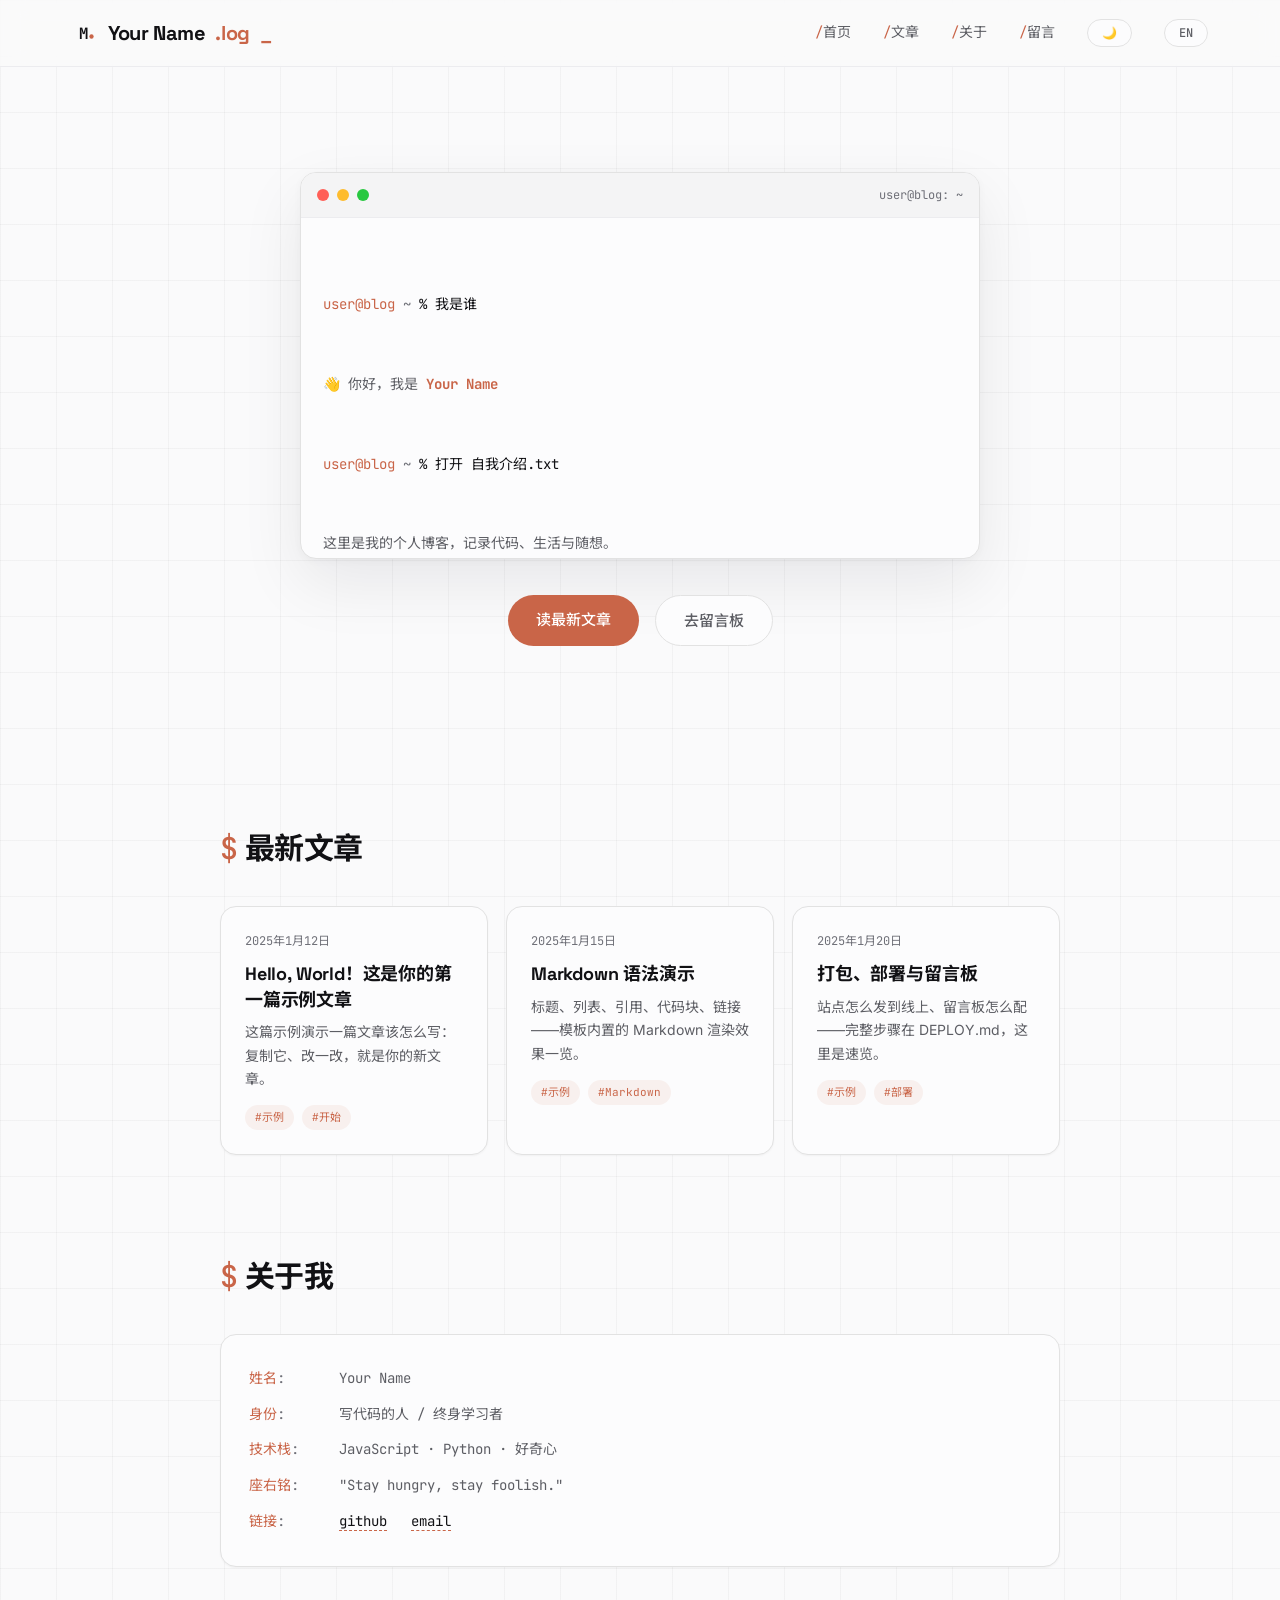
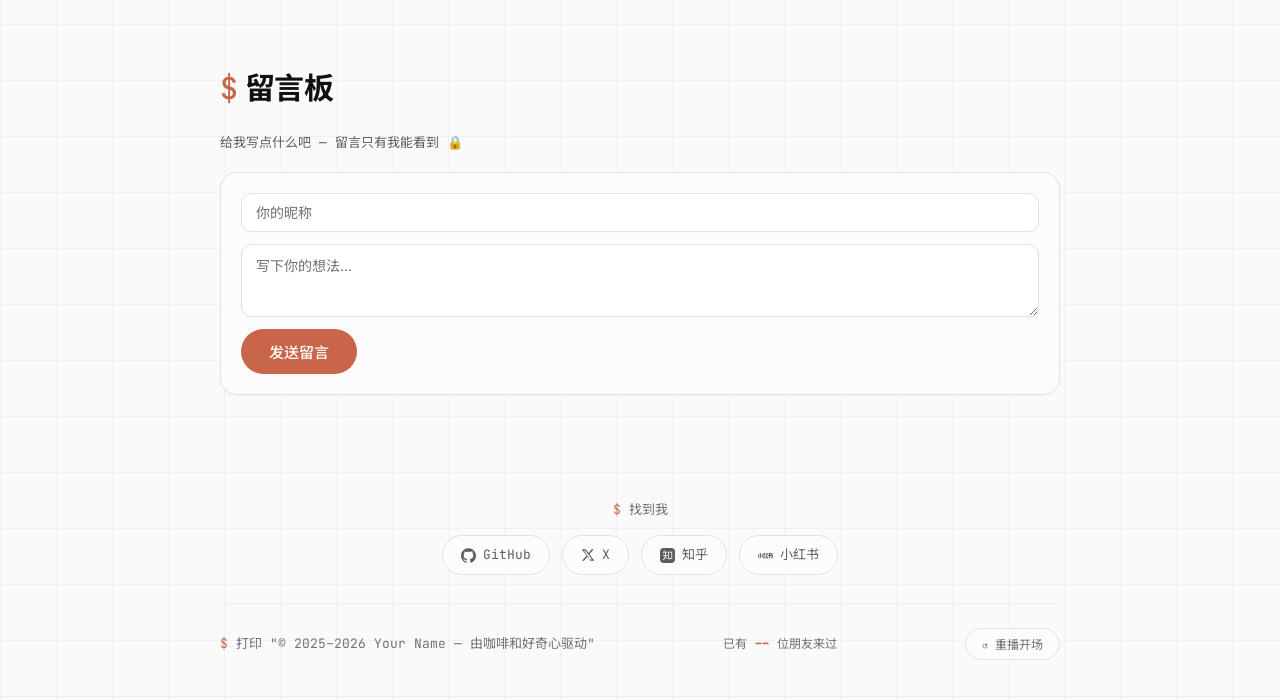
<file: index.html>
<!DOCTYPE html>
<html lang="zh-CN">
<head>
<meta charset="UTF-8">
<meta name="viewport" content="width=device-width, initial-scale=1.0">
<title>MyBlog — 个人博客</title>
<meta name="description" content="我的个人博客：代码、生活与随想。">
<meta name="theme-color" id="meta-theme" content="#FAFAFB">
<meta property="og:title" content="MyBlog — 个人博客">
<meta property="og:description" content="我的个人博客：代码、生活与随想。">
<meta property="og:type" content="website">
<meta property="og:site_name" content="MyBlog">
<meta name="twitter:card" content="summary">
<meta name="twitter:title" content="MyBlog — 个人博客">
<meta name="twitter:description" content="我的个人博客：代码、生活与随想。">
<link rel="canonical" href="https://your-domain.com/">
<meta property="og:url" content="https://your-domain.com/">
<script>
/* 先定好主题再渲染，避免深色用户首屏闪白（手动选择优先，否则跟随系统） */
(function () {
  var t = null;
  try { t = localStorage.getItem('theme'); } catch (e) {}
  if (t !== 'light' && t !== 'dark') {
    t = (window.matchMedia && matchMedia('(prefers-color-scheme: dark)').matches) ? 'dark' : 'light';
  }
  document.documentElement.setAttribute('data-theme', t);
  var meta = document.getElementById('meta-theme');
  if (meta) meta.setAttribute('content', t === 'dark' ? '#101014' : '#FAFAFB');
})();
</script>
<!-- 字体走国内镜像（fonts.googleapis.com 大陆不可达） -->
<link rel="preconnect" href="https://fonts.loli.net">
<link rel="preconnect" href="https://gstatic.loli.net" crossorigin>
<link href="https://fonts.loli.net/css2?family=JetBrains+Mono:ital,wght@0,400;0,500;0,700;1,400&family=Inter:wght@400;500;600&family=Space+Grotesk:wght@500;600;700&family=Noto+Sans+SC:wght@400;500;700&display=swap" rel="stylesheet">
<link rel="stylesheet" href="style.css">
<link rel="icon" type="image/svg+xml" href="logo.svg">
</head>
<body>

<!-- ══════════════ 开场动画：终端启动 → Logo 揭示 ══════════════ -->
<div id="intro" aria-hidden="true">
  <div class="intro-terminal">
    <div class="term-titlebar">
      <span class="term-dot red"></span>
      <span class="term-dot yellow"></span>
      <span class="term-dot green"></span>
      <span class="term-title">user@blog: ~</span>
    </div>
    <div class="term-body" id="intro-body"></div>
  </div>
  <div class="intro-logo">
    <svg class="logo-mark" viewBox="0 0 120 120" aria-hidden="true">
      <text class="lm-e" x="30" y="86" font-family="JetBrains Mono, monospace" font-size="72" font-weight="700" fill="currentColor">M</text>
      <circle class="lm-dot" cx="90" cy="76" r="10" fill="#C96548"/>
    </svg>
    <div class="logo-name" id="logo-name" aria-label="MyBlog"></div>
    <div class="logo-tag" data-i18n="intro.welcome">▸ 欢迎，随便看看。</div>
  </div>
  <div class="intro-skip" data-i18n="intro.skip">按 Esc 或点击任意处跳过 ▸▸</div>
</div>

<!-- ══════════════ 导航 ══════════════ -->
<header class="nav" id="nav">
  <a class="nav-brand" href="index.html">
    <svg class="brand-logo" viewBox="0 0 120 120" aria-hidden="true"><text x="30" y="86" font-family="JetBrains Mono, ui-monospace, monospace" font-size="72" font-weight="700">M</text><circle cx="90" cy="76" r="10"/></svg>Your Name<span class="tl">.log</span><span class="cursor-blink">_</span>
  </a>
  <nav class="nav-links">
    <a href="#home" class="nav-link nav-home"><span class="slash">/</span><span data-i18n="nav.home">首页</span></a>
    <a href="#posts" class="nav-link"><span class="slash">/</span><span data-i18n="nav.posts">文章</span></a>
    <a href="#about" class="nav-link"><span class="slash">/</span><span data-i18n="nav.about">关于</span></a>
    <a href="#guestbook" class="nav-link"><span class="slash">/</span><span data-i18n="nav.guestbook">留言</span></a>
    <button class="lang-toggle" id="theme-toggle" aria-label="切换深色 / 浅色">🌙</button>
    <button class="lang-toggle" id="lang-toggle" aria-label="切换语言 / switch language">EN</button>
  </nav>
</header>

<main>
  <!-- ══════════════ Hero：常驻终端窗口 ══════════════ -->
  <section class="hero" id="home">
    <div class="hero-terminal reveal">
      <div class="term-titlebar">
        <span class="term-dot red"></span>
        <span class="term-dot yellow"></span>
        <span class="term-dot green"></span>
        <span class="term-title">user@blog: ~</span>
      </div>
      <div class="term-body hero-term-body" id="hero-term">
        <p><span class="prompt">user@blog</span> <span class="path">~</span> % <span data-i18n="hero.cmd1">我是谁</span></p>
        <p class="output" data-i18n-html="hero.out1">👋 你好，我是 <strong>Your Name</strong></p>
        <p><span class="prompt">user@blog</span> <span class="path">~</span> % <span data-i18n="hero.cmd2">打开 自我介绍.txt</span></p>
        <p class="output" data-i18n-html="hero.out2">这里是我的个人博客，记录代码、生活与随想。</p>
        <p class="output dim" data-i18n="hero.hint">试试输入 help 再回车 ↵</p>
        <p class="term-input-line" id="term-input-line">
          <span class="prompt">user@blog</span> <span class="path">~</span> %&nbsp;<input id="term-input" type="text" autocomplete="off" autocapitalize="off" spellcheck="false" aria-label="terminal input">
        </p>
      </div>
    </div>
    <div class="hero-actions reveal">
      <a href="#posts" class="btn btn-primary" data-i18n="hero.btn1">读最新文章</a>
      <a href="#guestbook" class="btn btn-ghost" data-i18n="hero.btn2">去留言板</a>
    </div>
  </section>

  <!-- ══════════════ 文章列表 ══════════════ -->
  <section class="section" id="posts">
    <h2 class="section-title reveal"><span class="prompt">$</span> <span data-i18n="sec.posts">最新文章</span></h2>
    <div class="post-grid" id="post-grid"><!-- JS 渲染 --></div>
  </section>

  <!-- ══════════════ 关于 ══════════════ -->
  <section class="section" id="about">
    <h2 class="section-title reveal"><span class="prompt">$</span> <span data-i18n="sec.about">关于我</span></h2>
    <div class="about-card reveal">
      <p class="about-line"><span class="key" data-i18n="about.k.name">姓名</span><span class="val">Your Name</span></p>
      <p class="about-line"><span class="key" data-i18n="about.k.role">身份</span><span class="val" data-i18n="about.role">写代码的人 / 终身学习者</span></p>
      <p class="about-line"><span class="key" data-i18n="about.k.stack">技术栈</span><span class="val" data-i18n="about.stack">JavaScript · Python · 好奇心</span></p>
      <p class="about-line"><span class="key" data-i18n="about.k.motto">座右铭</span><span class="val">"Stay hungry, stay foolish."</span></p>
      <p class="about-line"><span class="key" data-i18n="about.k.links">链接</span><span class="val links">
        <a href="https://github.com" target="_blank" rel="noopener" data-site-link="github">github</a>
        <a href="mailto:hi@example.com" data-site-link="email">email</a>
      </span></p>
    </div>
  </section>

  <!-- ══════════════ 留言板：读者写 → 邮件直达博主 ══════════════ -->
  <section class="section" id="guestbook">
    <h2 class="section-title reveal"><span class="prompt">$</span> <span data-i18n="sec.guestbook">留言板</span></h2>
    <p class="gb-hint reveal" data-i18n="gb.hint">给我写点什么吧 — 留言只有我能看到 🔒</p>
    <form class="gb-form reveal" id="gb-form">
      <input type="text" id="gb-name" maxlength="20" data-i18n-ph="gb.namePh" placeholder="你的昵称" autocomplete="nickname">
      <textarea id="gb-msg" rows="3" maxlength="300" required data-i18n-ph="gb.msgPh" placeholder="写下你的想法…"></textarea>
      <!-- 蜜罐字段：对人隐藏，机器人会填 -->
      <input type="text" id="gb-website" name="website" tabindex="-1" autocomplete="off" aria-hidden="true" style="display:none">
      <button type="submit" class="btn btn-primary" data-i18n="gb.submit">发送留言</button>
    </form>
  </section>
</main>

<footer class="footer">
  <!-- 社交账号入口：把 href 改成你自己的账号链接 -->
  <div class="footer-social">
    <span class="social-label"><span class="prompt">$</span> <span data-i18n="footer.findme">找到我</span></span>
    <div class="social-links">
      <a class="social-btn" href="https://github.com/yourname" target="_blank" rel="noopener" aria-label="GitHub" data-site-link="github">
        <svg viewBox="0 0 24 24" width="15" height="15" fill="currentColor"><path d="M12 .297c-6.63 0-12 5.373-12 12 0 5.303 3.438 9.8 8.205 11.385.6.113.82-.258.82-.577 0-.285-.01-1.04-.015-2.04-3.338.724-4.042-1.61-4.042-1.61C4.422 18.07 3.633 17.7 3.633 17.7c-1.087-.744.084-.729.084-.729 1.205.084 1.838 1.236 1.838 1.236 1.07 1.835 2.809 1.305 3.495.998.108-.776.417-1.305.76-1.605-2.665-.3-5.466-1.332-5.466-5.93 0-1.31.465-2.38 1.235-3.22-.135-.303-.54-1.523.105-3.176 0 0 1.005-.322 3.3 1.23.96-.267 1.98-.399 3-.405 1.02.006 2.04.138 3 .405 2.28-1.552 3.285-1.23 3.285-1.23.645 1.653.24 2.873.12 3.176.765.84 1.23 1.91 1.23 3.22 0 4.61-2.805 5.625-5.475 5.92.42.36.81 1.096.81 2.22 0 1.606-.015 2.896-.015 3.286 0 .315.21.69.825.57C20.565 22.092 24 17.592 24 12.297c0-6.627-5.373-12-12-12"/></svg>
        <span>GitHub</span>
      </a>
      <a class="social-btn" href="https://x.com/yourname" target="_blank" rel="noopener" aria-label="X" data-site-link="x">
        <svg viewBox="0 0 24 24" width="14" height="14" fill="currentColor"><path d="M18.244 2.25h3.308l-7.227 8.26 8.502 11.24H16.17l-5.214-6.817L4.99 21.75H1.68l7.73-8.835L1.254 2.25H8.08l4.713 6.231 5.45-6.231zm-1.161 17.52h1.833L7.084 4.126H5.117l9.966 15.644z"/></svg>
        <span>X</span>
      </a>
      <a class="social-btn" href="https://www.zhihu.com/people/your-id" target="_blank" rel="noopener" aria-label="知乎" data-site-link="zhihu">
        <svg viewBox="0 0 24 24" width="15" height="15" fill="currentColor"><path d="M5.721 0C2.251 0 0 2.25 0 5.719V18.28C0 21.751 2.252 24 5.721 24h12.56C21.751 24 24 21.75 24 18.281V5.72C24 2.249 21.75 0 18.281 0zm1.964 4.078c-.271.73-.5 1.434-.68 2.11h4.587c.545-.006.445 1.168.445 1.171H9.384a58.104 58.104 0 01-.112 3.797h2.712c.388.023.393 1.251.393 1.266H9.183a9.223 9.223 0 01-.408 2.102l.757-.604c.452.456 1.512 1.712 1.906 2.177.473.681.063 2.081.063 2.081l-2.794-3.382c-.653 2.518-1.845 3.607-1.845 3.607-.523.468-1.58.82-2.64.516 2.218-1.73 3.44-3.917 3.667-6.497H4.491c0-.015.197-1.243.806-1.266h2.71c.024-.32.086-3.254.086-3.797H6.598c-.136.406-.158.447-.268.753-.594 1.095-1.603 1.122-1.907 1.155.906-1.821 1.416-3.6 1.591-4.064.425-1.124 1.671-1.125 1.671-1.125zM13.078 6h6.377v11.33h-2.573l-2.184 1.373-.401-1.373h-1.219zm1.313 1.219v8.86h.623l.263.937 1.455-.938h1.456v-8.86z"/></svg>
        <span>知乎</span>
      </a>
      <a class="social-btn" href="https://www.xiaohongshu.com/user/profile/your-id" target="_blank" rel="noopener" aria-label="小红书" data-site-link="xiaohongshu">
        <svg viewBox="0 0 24 24" width="15" height="15" fill="currentColor"><path d="M22.405 9.879c.002.016.01.02.07.019h.725a.797.797 0 0 0 .78-.972.794.794 0 0 0-.884-.618.795.795 0 0 0-.692.794c0 .101-.002.666.001.777zm-11.509 4.808c-.203.001-1.353.004-1.685.003a2.528 2.528 0 0 1-.766-.126.025.025 0 0 0-.03.014L7.7 16.127a.025.025 0 0 0 .01.032c.111.06.336.124.495.124.66.01 1.32.002 1.981 0 .01 0 .02-.006.023-.015l.712-1.545a.025.025 0 0 0-.024-.036zM.477 9.91c-.071 0-.076.002-.076.01a.834.834 0 0 0-.01.08c-.027.397-.038.495-.234 3.06-.012.24-.034.389-.135.607-.026.057-.033.042.003.112.046.092.681 1.523.787 1.74.008.015.011.02.017.02.008 0 .033-.026.047-.044.147-.187.268-.391.371-.606.306-.635.44-1.325.486-1.706.014-.11.021-.22.03-.33l.204-2.616.022-.293c.003-.029 0-.033-.03-.034zm7.203 3.757a1.427 1.427 0 0 1-.135-.607c-.004-.084-.031-.39-.235-3.06a.443.443 0 0 0-.01-.082c-.004-.011-.052-.008-.076-.008h-1.48c-.03.001-.034.005-.03.034l.021.293c.076.982.153 1.964.233 2.946.05.4.186 1.085.487 1.706.103.215.223.419.37.606.015.018.037.051.048.049.02-.003.742-1.642.804-1.765.036-.07.03-.055.003-.112zm3.861-.913h-.872a.126.126 0 0 1-.116-.178l1.178-2.625a.025.025 0 0 0-.023-.035l-1.318-.003a.148.148 0 0 1-.135-.21l.876-1.954a.025.025 0 0 0-.023-.035h-1.56c-.01 0-.02.006-.024.015l-.926 2.068c-.085.169-.314.634-.399.938a.534.534 0 0 0-.02.191.46.46 0 0 0 .23.378.981.981 0 0 0 .46.119h.59c.041 0-.688 1.482-.834 1.972a.53.53 0 0 0-.023.172.465.465 0 0 0 .23.398c.15.092.342.12.475.12l1.66-.001c.01 0 .02-.006.023-.015l.575-1.28a.025.025 0 0 0-.024-.035zm-6.93-4.937H3.1a.032.032 0 0 0-.034.033c0 1.048-.01 2.795-.01 6.829 0 .288-.269.262-.28.262h-.74c-.04.001-.044.004-.04.047.001.037.465 1.064.555 1.263.01.02.03.033.051.033.157.003.767.009.938-.014.153-.02.3-.06.438-.132.3-.156.49-.419.595-.765.052-.172.075-.353.075-.533.002-2.33 0-4.66-.007-6.991a.032.032 0 0 0-.032-.032zm11.784 6.896c0-.014-.01-.021-.024-.022h-1.465c-.048-.001-.049-.002-.05-.049v-4.66c0-.072-.005-.07.07-.07h.863c.08 0 .075.004.075-.074V8.393c0-.082.006-.076-.08-.076h-3.5c-.064 0-.075-.006-.075.073v1.445c0 .083-.006.077.08.077h.854c.075 0 .07-.004.07.07v4.624c0 .095.008.084-.085.084-.37 0-1.11-.002-1.304 0-.048.001-.06.03-.06.03l-.697 1.519s-.014.025-.008.036c.006.01.013.008.058.008 1.748.003 3.495.002 5.243.002.03-.001.034-.006.035-.033v-1.539zm4.177-3.43c0 .013-.007.023-.02.024-.346.006-.692.004-1.037.004-.014-.002-.022-.01-.022-.024-.005-.434-.007-.869-.01-1.303 0-.072-.006-.071.07-.07l.733-.003c.041 0 .081.002.12.015.093.025.16.107.165.204.006.431.002 1.153.001 1.153zm2.67.244a1.953 1.953 0 0 0-.883-.222h-.18c-.04-.001-.04-.003-.042-.04V10.21c0-.132-.007-.263-.025-.394a1.823 1.823 0 0 0-.153-.53 1.533 1.533 0 0 0-.677-.71 2.167 2.167 0 0 0-1-.258c-.153-.003-.567 0-.72 0-.07 0-.068.004-.068-.065V7.76c0-.031-.01-.041-.046-.039H17.93s-.016 0-.023.007c-.006.006-.008.012-.008.023v.546c-.008.036-.057.015-.082.022h-.95c-.022.002-.028.008-.03.032v1.481c0 .09-.004.082.082.082h.913c.082 0 .072.128.072.128V11.19s.003.117-.06.117h-1.482c-.068 0-.06.082-.06.082v1.445s-.01.068.064.068h1.457c.082 0 .076-.006.076.079v3.225c0 .088-.007.081.082.081h1.43c.09 0 .082.007.082-.08v-3.27c0-.029.006-.035.033-.035l2.323-.003c.098 0 .191.02.28.061a.46.46 0 0 1 .274.407c.008.395.003.79.003 1.185 0 .259-.107.367-.33.367h-1.218c-.023.002-.029.008-.028.033.184.437.374.871.57 1.303a.045.045 0 0 0 .04.026c.17.005.34.002.51.003.15-.002.517.004.666-.01a2.03 2.03 0 0 0 .408-.075c.59-.18.975-.698.976-1.313v-1.981c0-.128-.01-.254-.034-.38 0 .078-.029-.641-.724-.998z"/></svg>
        <span>小红书</span>
      </a>
    </div>
  </div>
  <div class="footer-bottom">
    <p><span class="prompt">$</span> <span data-i18n="footer.line">打印 "© 2025 Your Name — 由咖啡和好奇心驱动"</span></p>
    <p class="visit-count"><span data-i18n="footer.visitsPre">已有</span> <span id="busuanzi_value_site_pv">--</span> <span data-i18n="footer.visitsPost">位朋友来过</span></p>
    <button class="replay-btn" id="replay-intro" title="重播开场动画" data-i18n="replay">↺ 重播开场</button>
  </div>
</footer>

<!-- 不蒜子：访问统计 -->
<script async src="https://busuanzi.ibruce.info/busuanzi/2.3/busuanzi.pure.mini.js" charset="UTF-8"></script>
<script charset="UTF-8" src="posts.js"></script>
<script charset="UTF-8" src="i18n.js"></script>
<script charset="UTF-8" src="marked.min.js"></script>
<script charset="UTF-8" src="blog.js"></script>
<script charset="UTF-8" src="main.js"></script>
</body>
</html>
</file>
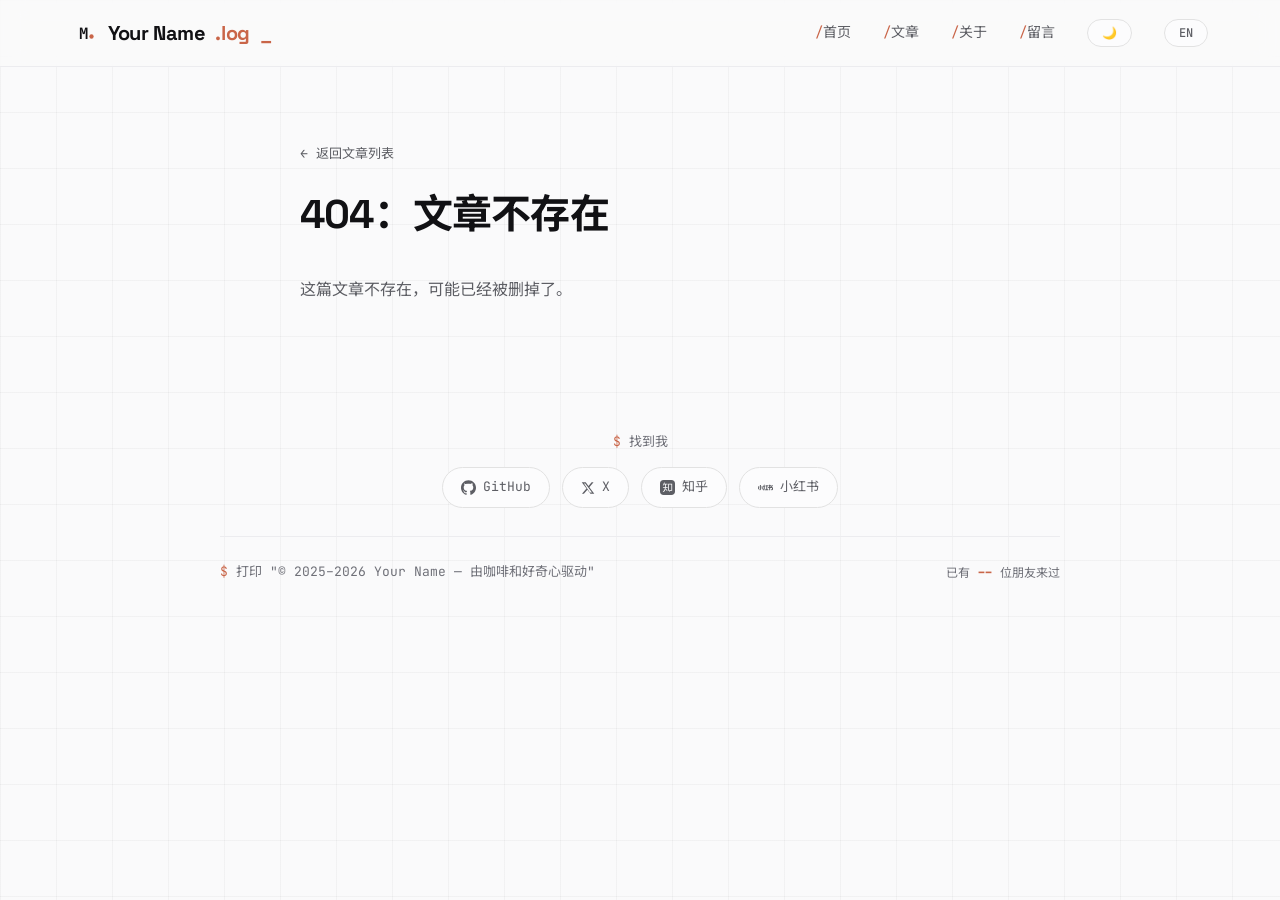
<file: post.html>
<!DOCTYPE html>
<html lang="zh-CN">
<head>
<meta charset="UTF-8">
<meta name="viewport" content="width=device-width, initial-scale=1.0">
<title>文章 — MyBlog</title>
<meta name="description" content="MyBlog 博客文章：代码、生活与随想。">
<meta name="theme-color" id="meta-theme" content="#FAFAFB">
<meta property="og:title" content="MyBlog — 博客文章">
<meta property="og:description" content="MyBlog 博客文章：代码、生活与随想。">
<meta property="og:type" content="article">
<meta property="og:site_name" content="MyBlog">
<meta name="twitter:card" content="summary">
<meta name="twitter:title" content="MyBlog — 博客文章">
<meta name="twitter:description" content="MyBlog 博客文章：代码、生活与随想。">
<link rel="canonical" href="https://your-domain.com/post.html">
<meta property="og:url" content="https://your-domain.com/post.html">
<script>
/* 先定好主题再渲染，避免深色用户首屏闪白（手动选择优先，否则跟随系统） */
(function () {
  var t = null;
  try { t = localStorage.getItem('theme'); } catch (e) {}
  if (t !== 'light' && t !== 'dark') {
    t = (window.matchMedia && matchMedia('(prefers-color-scheme: dark)').matches) ? 'dark' : 'light';
  }
  document.documentElement.setAttribute('data-theme', t);
  var meta = document.getElementById('meta-theme');
  if (meta) meta.setAttribute('content', t === 'dark' ? '#101014' : '#FAFAFB');
})();
</script>
<!-- 字体走国内镜像（fonts.googleapis.com 大陆不可达） -->
<link rel="preconnect" href="https://fonts.loli.net">
<link rel="preconnect" href="https://gstatic.loli.net" crossorigin>
<link href="https://fonts.loli.net/css2?family=JetBrains+Mono:ital,wght@0,400;0,500;0,700;1,400&family=Inter:wght@400;500;600&family=Space+Grotesk:wght@500;600;700&family=Noto+Sans+SC:wght@400;500;700&display=swap" rel="stylesheet">
<link rel="stylesheet" href="style.css">
<link rel="icon" type="image/svg+xml" href="logo.svg">
</head>
<body>

<header class="nav">
  <a class="nav-brand" href="index.html">
    <svg class="brand-logo" viewBox="0 0 120 120" aria-hidden="true"><text x="30" y="86" font-family="JetBrains Mono, ui-monospace, monospace" font-size="72" font-weight="700">M</text><circle cx="90" cy="76" r="10"/></svg>Your Name<span class="tl">.log</span><span class="cursor-blink">_</span>
  </a>
  <nav class="nav-links">
    <a href="index.html#home" class="nav-link nav-home"><span class="slash">/</span><span data-i18n="nav.home">首页</span></a>
    <a href="index.html#posts" class="nav-link"><span class="slash">/</span><span data-i18n="nav.posts">文章</span></a>
    <a href="index.html#about" class="nav-link"><span class="slash">/</span><span data-i18n="nav.about">关于</span></a>
    <a href="index.html#guestbook" class="nav-link"><span class="slash">/</span><span data-i18n="nav.guestbook">留言</span></a>
    <button class="lang-toggle" id="theme-toggle" aria-label="切换深色 / 浅色">🌙</button>
    <button class="lang-toggle" id="lang-toggle" aria-label="切换语言 / switch language">EN</button>
  </nav>
</header>

<article class="article">
  <p><a class="back-link" href="index.html#posts" data-i18n="post.back">← 返回文章列表</a></p>
  <div id="article-root">
    <p class="article-meta" style="margin-top:24px" data-i18n="post.loading">加载中…</p>
  </div>
</article>

<footer class="footer">
  <!-- 社交账号入口：把 href 改成你自己的账号链接 -->
  <div class="footer-social">
    <span class="social-label"><span class="prompt">$</span> <span data-i18n="footer.findme">找到我</span></span>
    <div class="social-links">
      <a class="social-btn" href="https://github.com/yourname" target="_blank" rel="noopener" aria-label="GitHub" data-site-link="github">
        <svg viewBox="0 0 24 24" width="15" height="15" fill="currentColor"><path d="M12 .297c-6.63 0-12 5.373-12 12 0 5.303 3.438 9.8 8.205 11.385.6.113.82-.258.82-.577 0-.285-.01-1.04-.015-2.04-3.338.724-4.042-1.61-4.042-1.61C4.422 18.07 3.633 17.7 3.633 17.7c-1.087-.744.084-.729.084-.729 1.205.084 1.838 1.236 1.838 1.236 1.07 1.835 2.809 1.305 3.495.998.108-.776.417-1.305.76-1.605-2.665-.3-5.466-1.332-5.466-5.93 0-1.31.465-2.38 1.235-3.22-.135-.303-.54-1.523.105-3.176 0 0 1.005-.322 3.3 1.23.96-.267 1.98-.399 3-.405 1.02.006 2.04.138 3 .405 2.28-1.552 3.285-1.23 3.285-1.23.645 1.653.24 2.873.12 3.176.765.84 1.23 1.91 1.23 3.22 0 4.61-2.805 5.625-5.475 5.92.42.36.81 1.096.81 2.22 0 1.606-.015 2.896-.015 3.286 0 .315.21.69.825.57C20.565 22.092 24 17.592 24 12.297c0-6.627-5.373-12-12-12"/></svg>
        <span>GitHub</span>
      </a>
      <a class="social-btn" href="https://x.com/yourname" target="_blank" rel="noopener" aria-label="X" data-site-link="x">
        <svg viewBox="0 0 24 24" width="14" height="14" fill="currentColor"><path d="M18.244 2.25h3.308l-7.227 8.26 8.502 11.24H16.17l-5.214-6.817L4.99 21.75H1.68l7.73-8.835L1.254 2.25H8.08l4.713 6.231 5.45-6.231zm-1.161 17.52h1.833L7.084 4.126H5.117l9.966 15.644z"/></svg>
        <span>X</span>
      </a>
      <a class="social-btn" href="https://www.zhihu.com/people/your-id" target="_blank" rel="noopener" aria-label="知乎" data-site-link="zhihu">
        <svg viewBox="0 0 24 24" width="15" height="15" fill="currentColor"><path d="M5.721 0C2.251 0 0 2.25 0 5.719V18.28C0 21.751 2.252 24 5.721 24h12.56C21.751 24 24 21.75 24 18.281V5.72C24 2.249 21.75 0 18.281 0zm1.964 4.078c-.271.73-.5 1.434-.68 2.11h4.587c.545-.006.445 1.168.445 1.171H9.384a58.104 58.104 0 01-.112 3.797h2.712c.388.023.393 1.251.393 1.266H9.183a9.223 9.223 0 01-.408 2.102l.757-.604c.452.456 1.512 1.712 1.906 2.177.473.681.063 2.081.063 2.081l-2.794-3.382c-.653 2.518-1.845 3.607-1.845 3.607-.523.468-1.58.82-2.64.516 2.218-1.73 3.44-3.917 3.667-6.497H4.491c0-.015.197-1.243.806-1.266h2.71c.024-.32.086-3.254.086-3.797H6.598c-.136.406-.158.447-.268.753-.594 1.095-1.603 1.122-1.907 1.155.906-1.821 1.416-3.6 1.591-4.064.425-1.124 1.671-1.125 1.671-1.125zM13.078 6h6.377v11.33h-2.573l-2.184 1.373-.401-1.373h-1.219zm1.313 1.219v8.86h.623l.263.937 1.455-.938h1.456v-8.86z"/></svg>
        <span>知乎</span>
      </a>
      <a class="social-btn" href="https://www.xiaohongshu.com/user/profile/your-id" target="_blank" rel="noopener" aria-label="小红书" data-site-link="xiaohongshu">
        <svg viewBox="0 0 24 24" width="15" height="15" fill="currentColor"><path d="M22.405 9.879c.002.016.01.02.07.019h.725a.797.797 0 0 0 .78-.972.794.794 0 0 0-.884-.618.795.795 0 0 0-.692.794c0 .101-.002.666.001.777zm-11.509 4.808c-.203.001-1.353.004-1.685.003a2.528 2.528 0 0 1-.766-.126.025.025 0 0 0-.03.014L7.7 16.127a.025.025 0 0 0 .01.032c.111.06.336.124.495.124.66.01 1.32.002 1.981 0 .01 0 .02-.006.023-.015l.712-1.545a.025.025 0 0 0-.024-.036zM.477 9.91c-.071 0-.076.002-.076.01a.834.834 0 0 0-.01.08c-.027.397-.038.495-.234 3.06-.012.24-.034.389-.135.607-.026.057-.033.042.003.112.046.092.681 1.523.787 1.74.008.015.011.02.017.02.008 0 .033-.026.047-.044.147-.187.268-.391.371-.606.306-.635.44-1.325.486-1.706.014-.11.021-.22.03-.33l.204-2.616.022-.293c.003-.029 0-.033-.03-.034zm7.203 3.757a1.427 1.427 0 0 1-.135-.607c-.004-.084-.031-.39-.235-3.06a.443.443 0 0 0-.01-.082c-.004-.011-.052-.008-.076-.008h-1.48c-.03.001-.034.005-.03.034l.021.293c.076.982.153 1.964.233 2.946.05.4.186 1.085.487 1.706.103.215.223.419.37.606.015.018.037.051.048.049.02-.003.742-1.642.804-1.765.036-.07.03-.055.003-.112zm3.861-.913h-.872a.126.126 0 0 1-.116-.178l1.178-2.625a.025.025 0 0 0-.023-.035l-1.318-.003a.148.148 0 0 1-.135-.21l.876-1.954a.025.025 0 0 0-.023-.035h-1.56c-.01 0-.02.006-.024.015l-.926 2.068c-.085.169-.314.634-.399.938a.534.534 0 0 0-.02.191.46.46 0 0 0 .23.378.981.981 0 0 0 .46.119h.59c.041 0-.688 1.482-.834 1.972a.53.53 0 0 0-.023.172.465.465 0 0 0 .23.398c.15.092.342.12.475.12l1.66-.001c.01 0 .02-.006.023-.015l.575-1.28a.025.025 0 0 0-.024-.035zm-6.93-4.937H3.1a.032.032 0 0 0-.034.033c0 1.048-.01 2.795-.01 6.829 0 .288-.269.262-.28.262h-.74c-.04.001-.044.004-.04.047.001.037.465 1.064.555 1.263.01.02.03.033.051.033.157.003.767.009.938-.014.153-.02.3-.06.438-.132.3-.156.49-.419.595-.765.052-.172.075-.353.075-.533.002-2.33 0-4.66-.007-6.991a.032.032 0 0 0-.032-.032zm11.784 6.896c0-.014-.01-.021-.024-.022h-1.465c-.048-.001-.049-.002-.05-.049v-4.66c0-.072-.005-.07.07-.07h.863c.08 0 .075.004.075-.074V8.393c0-.082.006-.076-.08-.076h-3.5c-.064 0-.075-.006-.075.073v1.445c0 .083-.006.077.08.077h.854c.075 0 .07-.004.07.07v4.624c0 .095.008.084-.085.084-.37 0-1.11-.002-1.304 0-.048.001-.06.03-.06.03l-.697 1.519s-.014.025-.008.036c.006.01.013.008.058.008 1.748.003 3.495.002 5.243.002.03-.001.034-.006.035-.033v-1.539zm4.177-3.43c0 .013-.007.023-.02.024-.346.006-.692.004-1.037.004-.014-.002-.022-.01-.022-.024-.005-.434-.007-.869-.01-1.303 0-.072-.006-.071.07-.07l.733-.003c.041 0 .081.002.12.015.093.025.16.107.165.204.006.431.002 1.153.001 1.153zm2.67.244a1.953 1.953 0 0 0-.883-.222h-.18c-.04-.001-.04-.003-.042-.04V10.21c0-.132-.007-.263-.025-.394a1.823 1.823 0 0 0-.153-.53 1.533 1.533 0 0 0-.677-.71 2.167 2.167 0 0 0-1-.258c-.153-.003-.567 0-.72 0-.07 0-.068.004-.068-.065V7.76c0-.031-.01-.041-.046-.039H17.93s-.016 0-.023.007c-.006.006-.008.012-.008.023v.546c-.008.036-.057.015-.082.022h-.95c-.022.002-.028.008-.03.032v1.481c0 .09-.004.082.082.082h.913c.082 0 .072.128.072.128V11.19s.003.117-.06.117h-1.482c-.068 0-.06.082-.06.082v1.445s-.01.068.064.068h1.457c.082 0 .076-.006.076.079v3.225c0 .088-.007.081.082.081h1.43c.09 0 .082.007.082-.08v-3.27c0-.029.006-.035.033-.035l2.323-.003c.098 0 .191.02.28.061a.46.46 0 0 1 .274.407c.008.395.003.79.003 1.185 0 .259-.107.367-.33.367h-1.218c-.023.002-.029.008-.028.033.184.437.374.871.57 1.303a.045.045 0 0 0 .04.026c.17.005.34.002.51.003.15-.002.517.004.666-.01a2.03 2.03 0 0 0 .408-.075c.59-.18.975-.698.976-1.313v-1.981c0-.128-.01-.254-.034-.38 0 .078-.029-.641-.724-.998z"/></svg>
        <span>小红书</span>
      </a>
    </div>
  </div>
  <div class="footer-bottom">
    <p><span class="prompt">$</span> <span data-i18n="footer.line">打印 "© 2025 Your Name — 由咖啡和好奇心驱动"</span></p>
    <p class="visit-count"><span data-i18n="footer.visitsPre">已有</span> <span id="busuanzi_value_site_pv">--</span> <span data-i18n="footer.visitsPost">位朋友来过</span></p>
  </div>
</footer>

<!-- 不蒜子：访问统计 -->
<script async src="https://busuanzi.ibruce.info/busuanzi/2.3/busuanzi.pure.mini.js" charset="UTF-8"></script>
<script charset="UTF-8" src="posts.js"></script>
<script charset="UTF-8" src="i18n.js"></script>
<script charset="UTF-8" src="marked.min.js"></script>
<script charset="UTF-8" src="blog.js"></script>
<script charset="UTF-8">
(function () {
  'use strict';
  var root = document.getElementById('article-root');

  function render() {
    var slug = new URLSearchParams(location.search).get('p');
    var post = (window.POSTS || []).find(function (p) { return p.slug === slug; });
    Blog.renderArticle(root, post, I18N.lang());
  }

  render();
  // 语言切换时整段重新渲染，保证标题/正文/上下篇同步切换
  I18N.onChange(render);
})();
</script>
</body>
</html>
</file>
<file: style.css>
/* ═══════════════════════════════════════════════
   MyBlog — r4.codes 风格浅色主题
   配色取自 r4.codes 实际截图：
   米白底 #FAFAFB · 卡片白 #FCFCFD · 边框 #E2E2E2
   标题黑 #111114 · 正文灰 #5D5E64 · 烧橙 #C96548
   ═══════════════════════════════════════════════ */

:root {
  --bg: #FAFAFB;
  --bg-soft: #F4F4F5;
  --bg-card: #FCFCFD;
  --border: #E2E2E2;
  --border-soft: #ECECEF;
  --text: #111114;
  --text-dim: #5D5E64;
  --text-faint: #6F7078;
  --text-body: #3F3F46;
  --grid-line: rgba(17, 17, 20, 0.035);
  --nav-bg: rgba(250, 250, 251, 0.8);
  --input-bg: #ffffff;
  --code-bg: #111114;
  --code-fg: #E4E4E7;
  --accent: #C96548;
  --accent-hover: #B25536;
  --accent-dim: rgba(201, 101, 72, 0.08);
  --red: #FF5F57;
  --yellow: #FEBC2E;
  --green: #28C840;
  --mono: "JetBrains Mono", ui-monospace, "Noto Sans SC", monospace;
  --sans: "Inter", "Noto Sans SC", system-ui, sans-serif;
  --display: "Space Grotesk", "Inter", "Noto Sans SC", sans-serif;
  --radius: 16px;
  --shadow-card: 0 1px 2px rgba(17, 17, 20, 0.04);
  --shadow-lift: 0 12px 32px rgba(17, 17, 20, 0.08);
}

/* ───────────── 深色模式 ─────────────
   <head> 里的内联脚本会先把 data-theme 设为 light/dark
   （手动选择存在 localStorage；没选过就跟随系统） */
:root[data-theme="dark"] {
  --bg: #101014;
  --bg-soft: #191920;
  --bg-card: #15151A;
  --border: #2B2B33;
  --border-soft: #22222A;
  --text: #EDEDF0;
  --text-dim: #A6A7AE;
  --text-faint: #8B8C94;
  --text-body: #C4C5CB;
  --grid-line: rgba(237, 237, 240, 0.045);
  --nav-bg: rgba(16, 16, 20, 0.8);
  --input-bg: #1C1C22;
  --code-bg: #0B0B0E;
  --code-fg: #D6D6DB;
  --accent: #D97C5C;
  --accent-hover: #E5906F;
  --accent-dim: rgba(217, 124, 92, 0.14);
  --shadow-card: 0 1px 2px rgba(0, 0, 0, 0.4);
  --shadow-lift: 0 12px 32px rgba(0, 0, 0, 0.5);
}

* { margin: 0; padding: 0; box-sizing: border-box; }

html { scroll-behavior: smooth; }

body {
  background: var(--bg);
  color: var(--text);
  font-family: var(--sans);
  font-size: 16px;
  line-height: 1.7;
  overflow-x: hidden;
  /* 极浅网格（深浅模式各自取色） */
  background-image:
    linear-gradient(var(--grid-line) 1px, transparent 1px),
    linear-gradient(90deg, var(--grid-line) 1px, transparent 1px);
  background-size: 56px 56px;
}

::selection { background: var(--accent); color: #fff; }

/* ───────────── 滚动条：细一点，低调一点 ───────────── */
* { scrollbar-width: thin; scrollbar-color: var(--border) transparent; }
::-webkit-scrollbar { width: 10px; height: 10px; }
::-webkit-scrollbar-track { background: transparent; }
::-webkit-scrollbar-thumb {
  background: var(--border);
  border: 3px solid transparent;
  border-radius: 999px;
  background-clip: padding-box;
}
::-webkit-scrollbar-thumb:hover { background-color: var(--text-faint); }

/* ───────────── 键盘焦点可见性 ───────────── */
:focus-visible { outline: 2px solid var(--accent); outline-offset: 2px; }

/* ───────────── 通用 ───────────── */
.prompt { color: var(--accent); font-family: var(--mono); }
.path   { color: var(--text-faint); font-family: var(--mono); }

.cursor-blink {
  color: var(--accent);
  animation: blink 1s step-end infinite;
}
@keyframes blink { 50% { opacity: 0; } }

/* ───────────── 开场动画：终端启动 ═════════════ */
#intro {
  position: fixed;
  inset: 0;
  z-index: 1000;
  background: var(--bg);
  background-image:
    linear-gradient(var(--grid-line) 1px, transparent 1px),
    linear-gradient(90deg, var(--grid-line) 1px, transparent 1px);
  background-size: 56px 56px;
  display: flex;
  align-items: center;
  justify-content: center;
  padding: 24px;
  /* 幕布掀起 */
  transition: transform 0.85s cubic-bezier(0.76, 0, 0.24, 1);
  will-change: transform;
}
#intro.done {
  transform: translateY(-102%);
  pointer-events: none;
}
.intro-terminal {
  width: min(640px, 100%);
  background: var(--bg-card);
  border: 1px solid var(--border);
  border-radius: var(--radius);
  box-shadow: 0 24px 64px rgba(17, 17, 20, 0.10), 0 2px 8px rgba(17,17,20,0.04);
  overflow: hidden;
  animation: term-in 0.6s cubic-bezier(0.22, 1, 0.36, 1) both;
}
@keyframes term-in {
  from { opacity: 0; transform: translateY(24px) scale(0.97); }
  to   { opacity: 1; transform: none; }
}
#intro.done .intro-terminal { animation: term-out 0.5s ease both; }
@keyframes term-out {
  to { opacity: 0; transform: translateY(-16px) scale(0.96); }
}
.term-titlebar {
  display: flex;
  align-items: center;
  gap: 8px;
  padding: 12px 16px;
  background: var(--bg-soft);
  border-bottom: 1px solid var(--border-soft);
}
.term-dot { width: 12px; height: 12px; border-radius: 50%; }
.term-dot.red    { background: var(--red); }
.term-dot.yellow { background: var(--yellow); }
.term-dot.green  { background: var(--green); }
.term-title {
  margin-left: auto;
  font-family: var(--mono);
  font-size: 12px;
  color: var(--text-faint);
}
.term-body {
  padding: 20px 22px;
  font-family: var(--mono);
  font-size: 14px;
  line-height: 1.9;
  min-height: 220px;
  white-space: pre-wrap;
  word-break: break-all;
  color: var(--text);
}
.term-body .ok      { color: var(--accent); }
.term-body .dim     { color: var(--text-faint); }
.term-body .cmd     { color: var(--text); }
.term-body .out     { color: var(--text-dim); }
.term-body .welcome {
  color: var(--accent);
  font-weight: 700;
}

/* ── 开场动画 · Logo 揭示 ── */
.intro-logo {
  position: absolute;
  inset: 0;
  display: none;
  flex-direction: column;
  align-items: center;
  justify-content: center;
  gap: 26px;
  z-index: 6;
}
#intro.phase-logo .intro-logo { display: flex; }
#intro.phase-logo .intro-terminal { animation: term-out 0.45s ease both; }

.logo-mark {
  width: clamp(96px, 16vw, 132px);
  height: auto;
  color: var(--text);          /* 内联 SVG 的 E 用 currentColor 取色 */
  filter: drop-shadow(0 12px 28px rgba(17, 17, 20, 0.14));
}
.logo-mark .lm-dot { fill: var(--accent); }
/* E「打字入场」+ 橙点弹跳 + 呼吸脉冲 */
.logo-mark .lm-e {
  opacity: 0;
  transform-box: fill-box;
  transform-origin: center;
  transform: scale(0.5);
}
#intro.phase-logo .lm-e {
  animation: e-type 0.35s cubic-bezier(0.34, 1.56, 0.64, 1) 0.3s forwards;
}
@keyframes e-type {
  to { opacity: 1; transform: scale(1); }
}
.logo-mark .lm-dot {
  opacity: 0;
  transform-box: fill-box;
  transform-origin: center;
  transform: scale(0);
}
#intro.phase-logo .lm-dot {
  animation: dot-pop 0.4s cubic-bezier(0.34, 1.56, 0.64, 1) 0.6s forwards,
             dot-pulse 1.8s ease-in-out 1.15s infinite;
}
@keyframes dot-pop { to { opacity: 1; transform: scale(1); } }
@keyframes dot-pulse { 50% { transform: scale(1.25); } }

.logo-name {
  font-family: var(--display);
  font-weight: 700;
  font-size: clamp(42px, 8vw, 76px);
  letter-spacing: -0.03em;
  color: var(--text);
  line-height: 1.1;
}
.logo-name .ln-letter {
  display: inline-block;
  opacity: 0;
  transform: translateY(0.45em) rotate(5deg);
  animation: ln-in 0.55s cubic-bezier(0.22, 1, 0.36, 1) forwards;
}
.logo-name .ln-accent { color: var(--accent); }
@keyframes ln-in {
  to { opacity: 1; transform: none; }
}
.logo-tag {
  font-family: var(--mono);
  font-size: 14px;
  color: var(--text-dim);
  opacity: 0;
  transform: translateY(10px);
}
#intro.phase-logo .logo-tag {
  animation: ln-in 0.6s cubic-bezier(0.22, 1, 0.36, 1) 1.5s forwards;
}
.intro-skip {
  position: absolute;
  bottom: 24px;
  right: 28px;
  z-index: 5;
  font-family: var(--mono);
  font-size: 11px;
  color: var(--text-faint);
}
.intro-skip kbd {
  border: 1px solid var(--border);
  border-radius: 4px;
  padding: 1px 6px;
  background: var(--bg-soft);
  font-family: inherit;
}

/* ───────────── 导航 ───────────── */
.nav {
  position: sticky;
  top: 0;
  z-index: 100;
  display: flex;
  align-items: center;
  justify-content: space-between;
  padding: 16px clamp(20px, 6vw, 72px);
  background: var(--nav-bg);
  backdrop-filter: blur(12px);
  border-bottom: 1px solid var(--border-soft);
}
.nav-brand {
  display: flex;
  align-items: center;
  gap: 10px;
  font-family: var(--display);
  font-weight: 700;
  font-size: 20px;
  color: var(--text);
  text-decoration: none;
  letter-spacing: -0.02em;
}
.brand-logo {
  width: 26px;
  height: 26px;
  border-radius: 7px;
  display: block;
}
/* 内联 SVG 标志：E 用文字色、点用强调色，深浅主题自动跟随 */
.brand-logo text  { fill: currentColor; }
.brand-logo circle { fill: var(--accent); }
.nav-brand .tl { color: var(--accent); }   /* ".log" 部分，像 "R4 Coder" 的橙色 */
.nav-links { display: flex; align-items: center; gap: clamp(14px, 3vw, 32px); }

/* 语言切换按钮 */
.lang-toggle {
  font-family: var(--mono);
  font-size: 12px;
  font-weight: 500;
  color: var(--text-dim);
  background: var(--bg-card);
  border: 1px solid var(--border);
  border-radius: 999px;
  padding: 5px 14px;
  cursor: pointer;
  white-space: nowrap;   /* "中文" 两字在小屏不折行 */
  transition: color 0.2s, border-color 0.2s, transform 0.2s;
}
.lang-toggle:hover {
  color: var(--accent);
  border-color: var(--accent);
  transform: translateY(-1px);
}
.nav-link {
  font-family: var(--mono);
  font-size: 14px;
  color: var(--text-dim);
  text-decoration: none;
  white-space: nowrap;   /* 防止移动端挤压时 CJK 逐字换行 */
  transition: color 0.2s;
}
.nav-link .slash { color: var(--accent); }
.nav-link:hover { color: var(--accent); }

/* ───────────── Hero ───────────── */
main { max-width: 920px; margin: 0 auto; padding: 0 clamp(20px, 5vw, 40px); }

.hero {
  min-height: 76vh;
  display: flex;
  flex-direction: column;
  align-items: center;
  justify-content: center;
  gap: 36px;
  padding: 64px 0;
}
.hero-terminal {
  width: min(680px, 100%);
  background: var(--bg-card);
  border: 1px solid var(--border);
  border-radius: var(--radius);
  box-shadow: 0 24px 64px rgba(17, 17, 20, 0.08), 0 2px 8px rgba(17,17,20,0.03);
  overflow: hidden;
}
.hero-term-body { min-height: 190px; max-height: 340px; overflow-y: auto; }
.term-input-line { display: flex; align-items: baseline; }
#term-input {
  flex: 1;
  min-width: 0;
  background: transparent;
  border: none;
  outline: none;
  padding: 0;
  font-family: var(--mono);
  font-size: inherit;
  color: var(--text);
  caret-color: var(--accent);
}
.term-link {
  color: var(--accent);
  text-decoration: none;
  border-bottom: 1px dashed var(--accent);
}
.term-link:hover { opacity: 0.75; }
.hero-term-body .output { color: var(--text-dim); }
.hero-term-body strong  { color: var(--accent); }
#typed { color: var(--text); }

.hero-actions { display: flex; gap: 16px; flex-wrap: wrap; justify-content: center; }
.btn {
  font-family: var(--sans);
  font-weight: 500;
  font-size: 15px;
  padding: 12px 28px;
  border-radius: 999px;                 /* r4.codes 同款胶囊按钮 */
  text-decoration: none;
  transition: transform 0.2s, box-shadow 0.2s, background 0.2s, color 0.2s, border-color 0.2s;
}
.btn-primary {
  background: var(--accent);
  color: #fff;
}
.btn-primary:hover {
  background: var(--accent-hover);
  transform: translateY(-2px);
  box-shadow: 0 8px 28px rgba(201, 101, 72, 0.35);
}
.btn-ghost {
  border: 1px solid var(--border);
  color: var(--text-dim);
  background: var(--bg-card);
}
.btn-ghost:hover {
  color: var(--accent);
  border-color: var(--accent);
  transform: translateY(-2px);
}

/* ───────────── 区块 ───────────── */
.section { padding: 72px 0 24px; scroll-margin-top: 80px; }  /* 锚点跳转让出 sticky 导航 */
.section-title {
  font-family: var(--display);
  font-size: clamp(22px, 3.6vw, 30px);
  font-weight: 700;
  letter-spacing: -0.02em;
  margin-bottom: 32px;
}
.section-title .prompt { font-family: var(--mono); font-weight: 500; }

/* 文章卡片 */
.post-grid {
  display: grid;
  grid-template-columns: repeat(auto-fill, minmax(260px, 1fr));
  gap: 18px;
}
.post-card {
  display: block;
  background: var(--bg-card);
  border: 1px solid var(--border);
  border-radius: var(--radius);
  padding: 24px;
  text-decoration: none;
  color: var(--text);
  box-shadow: var(--shadow-card);
  transition: transform 0.25s, border-color 0.25s, box-shadow 0.25s;
}
.post-card:hover {
  transform: translateY(-4px);
  border-color: rgba(201, 101, 72, 0.45);
  box-shadow: var(--shadow-lift);
}
.post-card .file-name {
  font-family: var(--mono);
  font-size: 12px;
  color: var(--text-faint);
  margin-bottom: 10px;
}
.post-card h3 {
  font-family: var(--display);
  font-size: 18px;
  font-weight: 700;
  letter-spacing: -0.01em;
  margin-bottom: 8px;
  line-height: 1.4;
}
.post-card p {
  font-size: 14px;
  color: var(--text-dim);
  margin-bottom: 14px;
}
.post-card .tags { display: flex; gap: 8px; flex-wrap: wrap; }
.tag {
  font-family: var(--mono);
  font-size: 11px;
  color: var(--accent);
  background: var(--accent-dim);
  border-radius: 999px;
  padding: 3px 10px;
}

/* 关于卡片 */
.about-card {
  background: var(--bg-card);
  border: 1px solid var(--border);
  border-radius: var(--radius);
  box-shadow: var(--shadow-card);
  padding: 26px 28px;
  font-family: var(--mono);
  font-size: 14px;
}
.about-line { display: flex; gap: 18px; padding: 6px 0; }
.about-line .key {
  flex: 0 0 72px;
  color: var(--accent);
}
.about-line .key::after { content: ":"; color: var(--text-faint); }
.about-line .val { color: var(--text-dim); }
.about-line .links a {
  color: var(--text);
  text-decoration: none;
  border-bottom: 1px dashed var(--accent);
  margin-right: 16px;
  transition: color 0.2s;
}
.about-line .links a:hover { color: var(--accent); }

/* ───────────── 留言板 ───────────── */
.gb-hint {
  font-family: var(--mono);
  font-size: 13px;
  color: var(--text-dim);
  margin: -14px 0 18px;
}
.gb-form {
  background: var(--bg-card);
  border: 1px solid var(--border);
  border-radius: var(--radius);
  box-shadow: var(--shadow-card);
  padding: 20px;
  display: flex;
  flex-direction: column;
  gap: 12px;
  margin-bottom: 24px;
}
.gb-form input,
.gb-form textarea {
  font-family: var(--sans);
  font-size: 14px;
  color: var(--text);
  background: var(--input-bg);
  border: 1px solid var(--border);
  border-radius: 10px;
  padding: 10px 14px;
  resize: vertical;
  transition: border-color 0.2s, box-shadow 0.2s;
}
.gb-form input:focus,
.gb-form textarea:focus {
  outline: none;
  border-color: var(--accent);
  box-shadow: 0 0 0 3px var(--accent-dim);
}
.gb-form input::placeholder,
.gb-form textarea::placeholder { color: var(--text-faint); }
.gb-form .btn { align-self: flex-start; border: none; cursor: pointer; }

/* ───────────── 页脚 ───────────── */
.footer {
  max-width: 920px;
  margin: 0 auto;
  padding: 56px clamp(20px, 5vw, 40px) 40px;
  display: flex;
  flex-direction: column;
  gap: 28px;
  font-family: var(--mono);
  font-size: 13px;
  color: var(--text-faint);
}
.footer-social {
  display: flex;
  flex-direction: column;
  align-items: center;
  gap: 14px;
}
.social-label { font-size: 13px; }
.social-links {
  display: flex;
  gap: 12px;
  flex-wrap: wrap;
  justify-content: center;
}
.social-btn {
  display: inline-flex;
  align-items: center;
  gap: 7px;
  font-family: var(--mono);
  font-size: 13px;
  color: var(--text-dim);
  background: var(--bg-card);
  border: 1px solid var(--border);
  border-radius: 999px;
  padding: 8px 18px;
  text-decoration: none;
  transition: color 0.2s, border-color 0.2s, transform 0.2s, box-shadow 0.2s;
}
.social-btn:hover {
  color: var(--accent);
  border-color: var(--accent);
  transform: translateY(-2px);
  box-shadow: 0 6px 20px rgba(201, 101, 72, 0.15);
}
.footer-bottom {
  display: flex;
  align-items: center;
  justify-content: space-between;
  gap: 16px;
  flex-wrap: wrap;
  width: 100%;
  border-top: 1px solid var(--border-soft);
  padding-top: 24px;
}
.visit-count {
  font-family: var(--mono);
  font-size: 12px;
  color: var(--text-faint);
}
.visit-count #busuanzi_value_site_pv {
  color: var(--accent);
  font-weight: 700;
  font-size: 14px;
}
.replay-btn {
  font-family: var(--mono);
  font-size: 12px;
  color: var(--text-faint);
  background: var(--bg-card);
  border: 1px solid var(--border);
  border-radius: 999px;
  padding: 6px 16px;
  cursor: pointer;
  transition: color 0.2s, border-color 0.2s;
}
.replay-btn:hover { color: var(--accent); border-color: var(--accent); }

/* ───────────── 文章页 ───────────── */
.article {
  max-width: 760px;
  margin: 0 auto;
  padding: 72px clamp(20px, 5vw, 40px);
}
.article-meta {
  font-family: var(--mono);
  font-size: 13px;
  color: var(--text-faint);
  margin-bottom: 12px;
}
.article-tags {
  display: flex;
  gap: 8px;
  flex-wrap: wrap;
  margin: -16px 0 30px;
}
.article h1 {
  font-family: var(--display);
  font-size: clamp(28px, 5vw, 40px);
  font-weight: 700;
  letter-spacing: -0.02em;
  line-height: 1.25;
  margin-bottom: 36px;
}
.article-body h2 {
  font-family: var(--display);
  font-size: 22px;
  letter-spacing: -0.01em;
  margin: 40px 0 16px;
  color: var(--accent);
}
.article-body p { margin-bottom: 18px; color: var(--text-body); }
.article-body code {
  font-family: var(--mono);
  font-size: 0.9em;
  background: var(--bg-soft);
  border: 1px solid var(--border-soft);
  border-radius: 6px;
  padding: 2px 7px;
  color: var(--accent-hover);
}
.article-body pre {
  background: var(--code-bg);           /* 深色代码块，两种模式都成立 */
  border: 1px solid var(--border-soft);
  border-radius: 12px;
  padding: 18px 20px;
  overflow-x: auto;
  margin-bottom: 20px;
}
.article-body pre code {
  background: none;
  border: none;
  padding: 0;
  color: var(--code-fg);
  font-size: 13px;
  line-height: 1.8;
}
.article-body ul { margin: 0 0 18px 22px; color: var(--text-body); }
.article-body a { color: var(--accent); }

/* 上/下篇导航 */
.post-nav {
  display: flex;
  gap: 14px;
  margin-top: 48px;
  padding-top: 24px;
  border-top: 1px solid var(--border-soft);
}
.post-nav-link {
  flex: 1;
  display: flex;
  flex-direction: column;
  gap: 4px;
  background: var(--bg-card);
  border: 1px solid var(--border);
  border-radius: var(--radius);
  padding: 14px 18px;
  text-decoration: none;
  transition: border-color 0.2s, transform 0.2s, box-shadow 0.2s;
}
.post-nav-link:hover {
  border-color: rgba(201, 101, 72, 0.45);
  transform: translateY(-2px);
  box-shadow: var(--shadow-lift);
}
.post-nav-link.next { text-align: right; }
.post-nav-label {
  font-family: var(--mono);
  font-size: 12px;
  color: var(--text-faint);
}
.post-nav-title {
  font-family: var(--display);
  font-size: 14px;
  font-weight: 600;
  color: var(--text);
  line-height: 1.4;
}
.back-link {
  font-family: var(--mono);
  font-size: 13px;
  color: var(--text-dim);
  text-decoration: none;
}
.back-link:hover { color: var(--accent); }

/* ───────────── 滚动入场 ───────────── */
.reveal {
  opacity: 0;
  transform: translateY(28px);
  transition: opacity 0.7s ease, transform 0.7s cubic-bezier(0.22, 1, 0.36, 1);
}
.reveal.visible { opacity: 1; transform: none; }

/* ───────────── 无障碍：减少动画 ───────────── */
@media (prefers-reduced-motion: reduce) {
  *, *::before, *::after {
    animation-duration: 0.01ms !important;
    transition-duration: 0.01ms !important;
  }
  html { scroll-behavior: auto; }
}

/* ───────────── 移动端 ───────────── */
@media (max-width: 560px) {
  .term-body { font-size: 12.5px; }
  .about-line { flex-direction: column; gap: 2px; }
  .about-line .key { flex: none; }

  /* 导航收紧：小屏放下 4 个链接 + 两个按钮，不逐字换行 */
  .nav { padding: 12px 16px; }
  .nav-brand { font-size: 15px; gap: 6px; }
  .brand-logo { width: 18px; height: 18px; border-radius: 5px; }
  .nav-links { gap: 6px; }
  .nav-link { font-size: 11px; }
  .nav-link .slash { display: none; }
  .lang-toggle { padding: 3px 7px; font-size: 11px; }

  .post-nav { flex-direction: column; }
  .post-nav-link.next { text-align: left; }
}

/* ───────────── 超小屏 ─────────────
   360px 也要放得下：首页链接隐藏（点 logo 即首页，Hero 也有入口） */
@media (max-width: 480px) {
  .nav-home { display: none; }
}
@media (max-width: 340px) {
  .nav { padding: 12px 10px; }
  .nav-links { gap: 4px; }
  .lang-toggle { padding: 3px 5px; }
}
</file>
